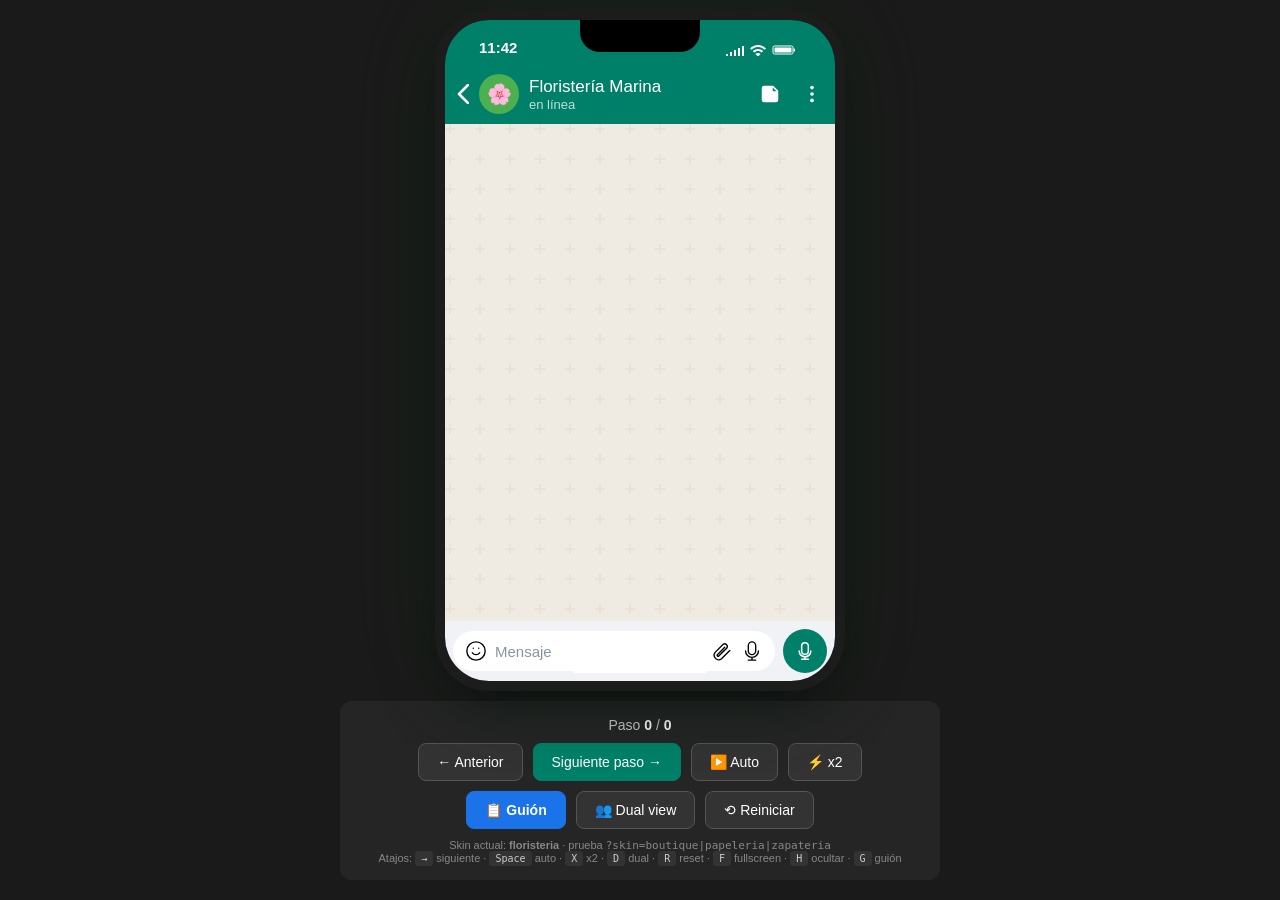
<file: index.html>
<!DOCTYPE html>
<html lang="es">
<head>
<meta charset="UTF-8">
<meta name="viewport" content="width=390, initial-scale=1.0, maximum-scale=1.0">
<meta http-equiv="Cache-Control" content="no-cache, no-store, must-revalidate">
<meta http-equiv="Pragma" content="no-cache">
<meta http-equiv="Expires" content="0">
<title>PilotoLocal · WhatsApp Demo</title>
<link rel="stylesheet" href="styles.css">
</head>
<body>
<div class="stage">
  <!-- iPhone frame (opcional, se oculta con ?nobezel=1) -->
  <div class="phone" id="phone">
    <!-- Notch -->
    <div class="notch"></div>

    <!-- Status bar -->
    <div class="statusbar">
      <span class="time">11:42</span>
      <span class="icons">
        <svg width="18" height="12" viewBox="0 0 18 12" fill="currentColor"><path d="M0 10h2v2H0zm4-2h2v4H4zm4-2h2v6H8zm4-2h2v8h-2zm4-2h2v10h-2z"/></svg>
        <svg width="16" height="12" viewBox="0 0 16 12" fill="currentColor"><path d="M8 1C4.9 1 2.1 2.3 0 4.4l1.4 1.4C3.2 4.1 5.5 3 8 3s4.8 1.1 6.6 2.8L16 4.4C13.9 2.3 11.1 1 8 1zm0 4C6 5 4.2 5.8 2.8 7.1l1.4 1.4C5.3 7.6 6.6 7 8 7s2.7.6 3.8 1.5l1.4-1.4C11.8 5.8 10 5 8 5zm0 4c-1 0-1.9.4-2.6 1.1L8 12.6l2.6-2.5C9.9 9.4 9 9 8 9z"/></svg>
        <svg width="24" height="12" viewBox="0 0 24 12" fill="currentColor"><rect x="1" y="2" width="20" height="8" rx="1.5" stroke="currentColor" stroke-width="1" fill="none"/><rect x="2.5" y="3.5" width="17" height="5" rx="0.5"/><rect x="21.5" y="4.5" width="1.5" height="3" rx="0.5"/></svg>
      </span>
    </div>

    <!-- Chat header -->
    <div class="chat-header" id="chat-header">
      <span class="back-icon">
        <svg width="12" height="20" viewBox="0 0 12 20" fill="currentColor"><path d="M11 1L2 10l9 9" stroke="currentColor" stroke-width="2.5" fill="none" stroke-linecap="round" stroke-linejoin="round"/></svg>
      </span>
      <div class="avatar" id="chat-avatar">🌸</div>
      <div class="contact">
        <div class="name" id="chat-name">Floristería Marina</div>
        <div class="status" id="chat-status">en línea</div>
      </div>
      <div class="header-actions">
        <svg width="22" height="22" viewBox="0 0 24 24" fill="currentColor"><path d="M15.5 3H5.5a2.5 2.5 0 00-2.5 2.5v13a2.5 2.5 0 002.5 2.5h13a2.5 2.5 0 002.5-2.5v-10L15.5 3zm-.5 2L19 9h-4V5z"/></svg>
        <svg width="22" height="22" viewBox="0 0 24 24" fill="currentColor"><circle cx="12" cy="5" r="2"/><circle cx="12" cy="12" r="2"/><circle cx="12" cy="19" r="2"/></svg>
      </div>
    </div>

    <!-- Chat area con fondo doodle -->
    <div class="chat" id="chat">
      <!-- mensajes se insertan aquí vía JS -->
    </div>

    <!-- Input bar (decorativa, no funcional) -->
    <div class="inputbar">
      <div class="input-pill">
        <svg width="22" height="22" viewBox="0 0 24 24" fill="#8696a0"><circle cx="12" cy="12" r="10" fill="none" stroke="currentColor" stroke-width="1.5"/><path d="M8 14s1.5 2 4 2 4-2 4-2M9 9h.01M15 9h.01" stroke="currentColor" stroke-width="1.5" fill="none" stroke-linecap="round"/></svg>
        <span class="placeholder">Mensaje</span>
        <svg width="22" height="22" viewBox="0 0 24 24" fill="#8696a0"><path d="M20.5 11.5l-9 9a5 5 0 01-7-7l9-9a3 3 0 014 4l-9 9a1 1 0 01-1.5-1.5l8-8" stroke="currentColor" stroke-width="1.5" fill="none" stroke-linecap="round"/></svg>
        <svg width="22" height="22" viewBox="0 0 24 24" fill="#8696a0"><path d="M12 2a4 4 0 00-4 4v6a4 4 0 008 0V6a4 4 0 00-4-4zm7 10a7 7 0 01-14 0M12 19v3M8 22h8" stroke="currentColor" stroke-width="1.5" fill="none" stroke-linecap="round"/></svg>
      </div>
      <button class="send-btn" id="send-btn">
        <svg width="20" height="20" viewBox="0 0 24 24" fill="white"><path d="M12 2a4 4 0 00-4 4v6a4 4 0 008 0V6a4 4 0 00-4-4zm7 10a7 7 0 01-14 0M12 19v3M8 22h8" stroke="currentColor" stroke-width="1.8" fill="none" stroke-linecap="round"/></svg>
      </button>
    </div>

    <!-- Home indicator iOS -->
    <div class="home-indicator"></div>

    <!-- List Message modal (bottom sheet) -->
    <div class="sheet-backdrop" id="sheet-backdrop"></div>
    <div class="sheet" id="sheet">
      <div class="sheet-handle"></div>
      <div class="sheet-title" id="sheet-title">Elige una opción</div>
      <div class="sheet-content" id="sheet-content"></div>
      <div class="sheet-cancel" id="sheet-cancel">Cancelar</div>
    </div>
  </div>

  <!-- SEGUNDO móvil (dual view admin) -->
  <div class="phone phone-dual" id="phone-dual" style="display:none">
    <div class="notch"></div>
    <div class="statusbar">
      <span class="time">11:42</span>
      <span class="icons">📶 📶 🔋</span>
    </div>
    <div class="chat-header" id="chat-header-dual">
      <span class="back-icon">◀</span>
      <div class="avatar admin" id="chat-avatar-dual">🌸</div>
      <div class="contact">
        <div class="name" id="chat-name-dual">Panel comercio — tu asistente</div>
        <div class="status" id="chat-status-dual">siempre activo · bot verificado ✓</div>
      </div>
      <div class="header-actions"></div>
    </div>
    <div class="chat" id="chat-dual"></div>
    <div class="inputbar">
      <div class="input-pill">
        <span class="placeholder">Mensaje</span>
      </div>
      <button class="send-btn">↑</button>
    </div>
    <div class="home-indicator"></div>

    <div class="sheet-backdrop" id="sheet-backdrop-dual"></div>
    <div class="sheet" id="sheet-dual">
      <div class="sheet-handle"></div>
      <div class="sheet-title" id="sheet-title-dual">Elige una opción</div>
      <div class="sheet-content" id="sheet-content-dual"></div>
      <div class="sheet-cancel" id="sheet-cancel-dual">Cancelar</div>
    </div>
  </div>

  <!-- Controles de presentación -->
  <div class="controls" id="controls">
    <div class="progress">Paso <span id="step-current">0</span> / <span id="step-total">0</span></div>
    <div class="buttons">
      <button id="btn-prev" class="ctrl-btn">← Anterior</button>
      <button id="btn-next" class="ctrl-btn primary">Siguiente paso →</button>
      <button id="btn-auto" class="ctrl-btn">▶️ Auto</button>
      <button id="btn-speed" class="ctrl-btn">⚡ x2</button>
      <button id="btn-guion" class="ctrl-btn guion-btn">📋 Guión</button>
      <button id="btn-dual" class="ctrl-btn">👥 Dual view</button>
      <button id="btn-reset" class="ctrl-btn">⟲ Reiniciar</button>
    </div>
    <div class="hint">
      Skin actual: <strong id="skin-label">floristeria</strong> · prueba <code>?skin=boutique|papeleria|zapateria</code><br>
      Atajos: <kbd>→</kbd> siguiente · <kbd>Space</kbd> auto · <kbd>X</kbd> x2 · <kbd>D</kbd> dual · <kbd>R</kbd> reset · <kbd>F</kbd> fullscreen · <kbd>H</kbd> ocultar · <kbd>G</kbd> guión
    </div>
  </div>
</div>

<!-- Panel Guión — overlay campo -->
<div id="guion-overlay" class="guion-overlay" style="display:none">
  <div class="guion-panel" id="guion-panel">
    <div class="guion-header">
      <span class="guion-title" id="guion-title">📋 Guión</span>
      <button class="guion-close" id="guion-close">✕</button>
    </div>
    <div class="guion-body" id="guion-body">
      <!-- se rellena dinámicamente -->
    </div>
  </div>
</div>

<script src="script.js"></script>
</body>
</html>
</file>
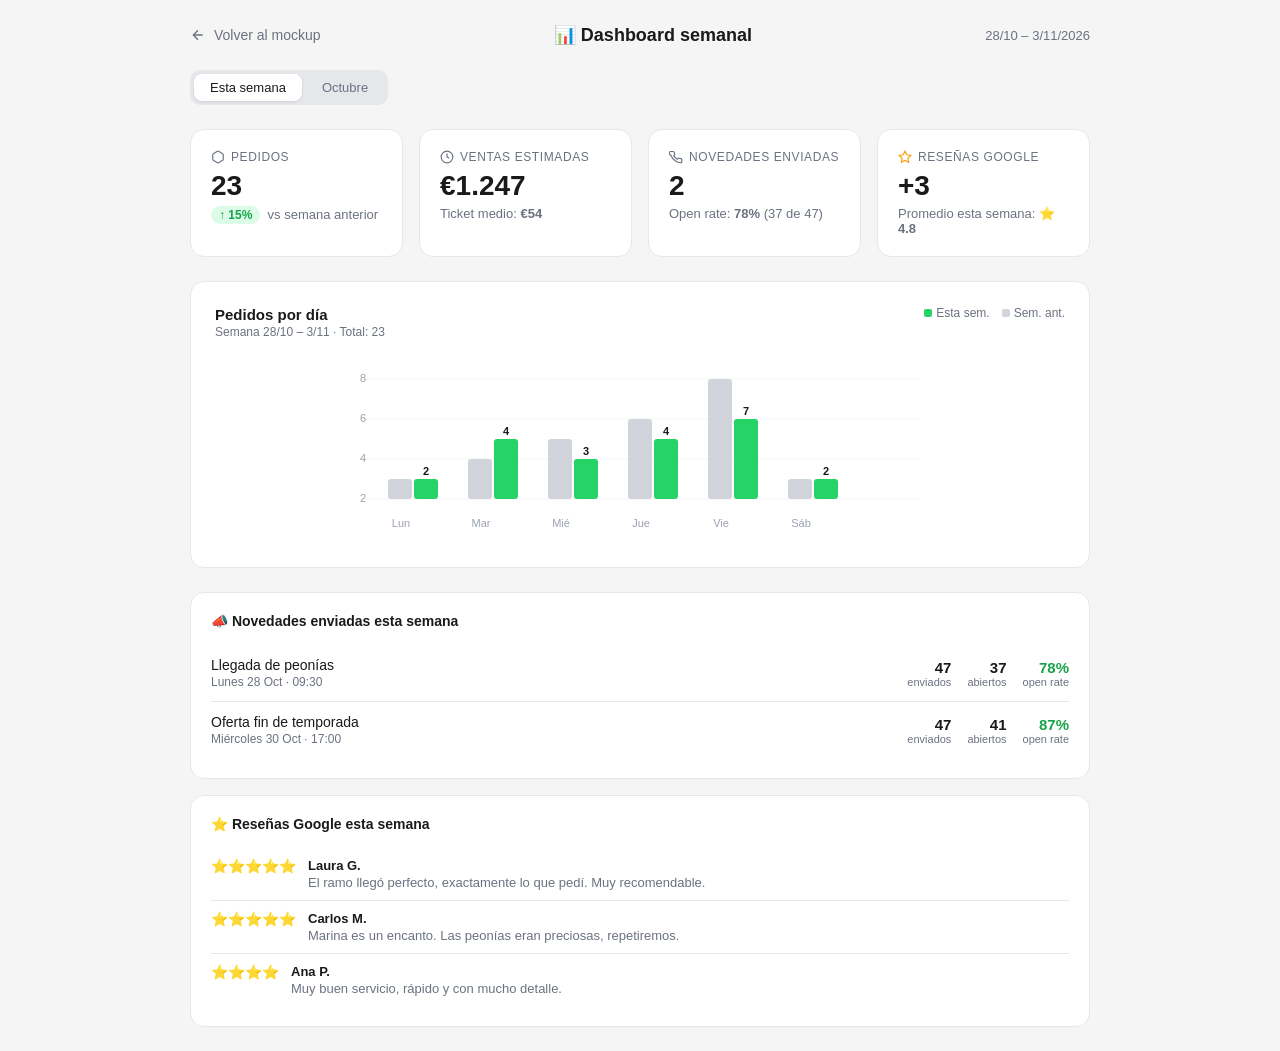
<file: analytics_dashboard.html>
<!DOCTYPE html>
<html lang="es">
<head>
<meta charset="UTF-8">
<meta name="viewport" content="width=device-width, initial-scale=1.0">
<title>Dashboard semanal — PilotoLocal</title>
<style>
  *, *::before, *::after { box-sizing: border-box; margin: 0; padding: 0; }

  :root {
    --bg: #f5f5f5;
    --surface: #ffffff;
    --text: #1a1a1a;
    --muted: #6b7280;
    --accent: #25d366;
    --accent-light: #e8faf0;
    --border: #e5e7eb;
    --up: #16a34a;
    --down: #dc2626;
    --bar1: #25d366;
    --bar2: #34d399;
  }

  body {
    font-family: -apple-system, BlinkMacSystemFont, 'Segoe UI', sans-serif;
    background: var(--bg);
    color: var(--text);
    min-height: 100vh;
    padding: 24px 16px;
  }

  header {
    display: flex;
    align-items: center;
    justify-content: space-between;
    margin-bottom: 24px;
    max-width: 900px;
    margin-left: auto;
    margin-right: auto;
  }

  header .back {
    display: flex;
    align-items: center;
    gap: 8px;
    font-size: 14px;
    color: var(--muted);
    text-decoration: none;
    cursor: pointer;
  }

  header h1 {
    font-size: 18px;
    font-weight: 600;
  }

  header .period {
    font-size: 13px;
    color: var(--muted);
  }

  .container {
    max-width: 900px;
    margin: 0 auto;
  }

  /* Tab selector */
  .tabs {
    display: flex;
    gap: 4px;
    background: var(--border);
    padding: 4px;
    border-radius: 10px;
    margin-bottom: 24px;
    width: fit-content;
  }

  .tab {
    padding: 6px 16px;
    border-radius: 8px;
    font-size: 13px;
    font-weight: 500;
    cursor: pointer;
    border: none;
    background: transparent;
    color: var(--muted);
    transition: all 0.15s;
  }

  .tab.active {
    background: var(--surface);
    color: var(--text);
    box-shadow: 0 1px 3px rgba(0,0,0,0.1);
  }

  /* Cards grid */
  .cards {
    display: grid;
    grid-template-columns: repeat(auto-fit, minmax(200px, 1fr));
    gap: 16px;
    margin-bottom: 24px;
  }

  .card {
    background: var(--surface);
    border-radius: 14px;
    padding: 20px;
    border: 1px solid var(--border);
  }

  .card-label {
    font-size: 12px;
    font-weight: 500;
    color: var(--muted);
    text-transform: uppercase;
    letter-spacing: 0.05em;
    margin-bottom: 8px;
    display: flex;
    align-items: center;
    gap: 6px;
  }

  .card-value {
    font-size: 28px;
    font-weight: 700;
    line-height: 1;
    margin-bottom: 6px;
  }

  .card-sub {
    font-size: 13px;
    color: var(--muted);
  }

  .badge-up {
    display: inline-flex;
    align-items: center;
    gap: 3px;
    font-size: 12px;
    font-weight: 600;
    color: var(--up);
    background: #dcfce7;
    padding: 2px 8px;
    border-radius: 99px;
  }

  .badge-neutral {
    display: inline-flex;
    align-items: center;
    gap: 3px;
    font-size: 12px;
    font-weight: 600;
    color: var(--muted);
    background: var(--border);
    padding: 2px 8px;
    border-radius: 99px;
  }

  /* Bar chart */
  .chart-card {
    background: var(--surface);
    border-radius: 14px;
    padding: 24px;
    border: 1px solid var(--border);
    margin-bottom: 24px;
  }

  .chart-header {
    display: flex;
    justify-content: space-between;
    align-items: flex-start;
    margin-bottom: 20px;
  }

  .chart-title {
    font-size: 15px;
    font-weight: 600;
  }

  .chart-meta {
    font-size: 12px;
    color: var(--muted);
    margin-top: 2px;
  }

  .chart-legend {
    display: flex;
    gap: 12px;
    font-size: 12px;
    color: var(--muted);
  }

  .legend-dot {
    display: inline-block;
    width: 8px;
    height: 8px;
    border-radius: 2px;
    margin-right: 4px;
  }

  .chart-wrap {
    overflow-x: auto;
  }

  /* Broadcasts row */
  .broadcasts {
    background: var(--surface);
    border-radius: 14px;
    padding: 20px;
    border: 1px solid var(--border);
  }

  .broadcasts-title {
    font-size: 14px;
    font-weight: 600;
    margin-bottom: 16px;
  }

  .broadcast-item {
    display: flex;
    justify-content: space-between;
    align-items: center;
    padding: 12px 0;
    border-bottom: 1px solid var(--border);
  }

  .broadcast-item:last-child { border-bottom: none; }

  .broadcast-name { font-size: 14px; font-weight: 500; }
  .broadcast-date { font-size: 12px; color: var(--muted); margin-top: 2px; }

  .broadcast-stats {
    display: flex;
    gap: 16px;
    text-align: right;
  }

  .stat-num { font-size: 15px; font-weight: 700; }
  .stat-label { font-size: 11px; color: var(--muted); }

  /* Reviews row */
  .reviews {
    margin-top: 16px;
    background: var(--surface);
    border-radius: 14px;
    padding: 20px;
    border: 1px solid var(--border);
  }

  .review-item {
    display: flex;
    gap: 12px;
    padding: 10px 0;
    border-bottom: 1px solid var(--border);
    font-size: 13px;
  }

  .review-item:last-child { border-bottom: none; }

  .review-stars { color: #f59e0b; font-size: 14px; flex-shrink: 0; }
  .review-author { font-weight: 600; }
  .review-text { color: var(--muted); margin-top: 2px; }
</style>
</head>
<body>

<div class="container">
  <header style="margin-bottom:24px">
    <a class="back" onclick="history.back()">
      <svg width="16" height="16" viewBox="0 0 24 24" fill="none" stroke="currentColor" stroke-width="2"><path d="M19 12H5M12 5l-7 7 7 7"/></svg>
      Volver al mockup
    </a>
    <h1>📊 Dashboard semanal</h1>
    <span class="period" id="period-label">28/10 – 3/11/2026</span>
  </header>

  <div class="tabs">
    <button class="tab active" onclick="setView('semana',this)">Esta semana</button>
    <button class="tab" onclick="setView('mes',this)">Octubre</button>
  </div>

  <!-- KPI Cards -->
  <div class="cards" id="cards-semana">
    <!-- Pedidos -->
    <div class="card">
      <div class="card-label">
        <svg width="14" height="14" viewBox="0 0 24 24" fill="none" stroke="currentColor" stroke-width="2"><path d="M21 16V8a2 2 0 00-1-1.73l-7-4a2 2 0 00-2 0l-7 4A2 2 0 003 8v8a2 2 0 001 1.73l7 4a2 2 0 002 0l7-4A2 2 0 0021 16z"/></svg>
        Pedidos
      </div>
      <div class="card-value">23</div>
      <div class="card-sub">
        <span class="badge-up">↑ 15%</span>
        &nbsp;vs semana anterior
      </div>
    </div>

    <!-- Ventas -->
    <div class="card">
      <div class="card-label">
        <svg width="14" height="14" viewBox="0 0 24 24" fill="none" stroke="currentColor" stroke-width="2"><circle cx="12" cy="12" r="10"/><path d="M12 6v6l4 2"/></svg>
        Ventas estimadas
      </div>
      <div class="card-value">€1.247</div>
      <div class="card-sub">Ticket medio: <strong>€54</strong></div>
    </div>

    <!-- Novedades -->
    <div class="card">
      <div class="card-label">
        <svg width="14" height="14" viewBox="0 0 24 24" fill="none" stroke="currentColor" stroke-width="2"><path d="M22 16.92v3a2 2 0 01-2.18 2 19.79 19.79 0 01-8.63-3.07A19.5 19.5 0 013 8.67 2 2 0 014.11 2.6l3-.06a2 2 0 012 1.72 12.84 12.84 0 00.7 2.81 2 2 0 01-.45 2.11L8.09 9.91a16 16 0 006 6l1.27-1.27a2 2 0 012.11-.45 12.84 12.84 0 002.81.7A2 2 0 0122 16.92z"/></svg>
        Novedades enviadas
      </div>
      <div class="card-value">2</div>
      <div class="card-sub">Open rate: <strong>78%</strong> (37 de 47)</div>
    </div>

    <!-- Reseñas -->
    <div class="card">
      <div class="card-label">
        <svg width="14" height="14" viewBox="0 0 24 24" fill="none" stroke="#f59e0b" stroke-width="2"><polygon points="12 2 15.09 8.26 22 9.27 17 14.14 18.18 21.02 12 17.77 5.82 21.02 7 14.14 2 9.27 8.91 8.26 12 2"/></svg>
        Reseñas Google
      </div>
      <div class="card-value">+3</div>
      <div class="card-sub">Promedio esta semana: <strong>⭐ 4.8</strong></div>
    </div>
  </div>

  <!-- Bar chart — pedidos por día -->
  <div class="chart-card">
    <div class="chart-header">
      <div>
        <div class="chart-title">Pedidos por día</div>
        <div class="chart-meta" id="chart-meta">Semana 28/10 – 3/11 · Total: 23</div>
      </div>
      <div class="chart-legend">
        <span><span class="legend-dot" style="background:var(--bar1)"></span>Esta sem.</span>
        <span><span class="legend-dot" style="background:#d1d5db"></span>Sem. ant.</span>
      </div>
    </div>
    <div class="chart-wrap">
      <svg id="bar-chart" width="100%" height="180" viewBox="0 0 560 180" preserveAspectRatio="xMidYMid meet">
        <!-- Grid lines -->
        <line x1="0" y1="20" x2="560" y2="20" stroke="#f3f4f6" stroke-width="1"/>
        <line x1="0" y1="60" x2="560" y2="60" stroke="#f3f4f6" stroke-width="1"/>
        <line x1="0" y1="100" x2="560" y2="100" stroke="#f3f4f6" stroke-width="1"/>
        <line x1="0" y1="140" x2="560" y2="140" stroke="#f3f4f6" stroke-width="1"/>

        <!-- Y axis labels -->
        <text x="0" y="23" fill="#9ca3af" font-size="11">8</text>
        <text x="0" y="63" fill="#9ca3af" font-size="11">6</text>
        <text x="0" y="103" fill="#9ca3af" font-size="11">4</text>
        <text x="0" y="143" fill="#9ca3af" font-size="11">2</text>

        <!-- Bars — this week (green) + prev week (gray) -->
        <!-- Lun: 2 vs 2 -->
        <rect x="28" y="120" width="24" height="20" rx="3" fill="#d1d5db"/>
        <rect x="54" y="120" width="24" height="20" rx="3" fill="var(--bar1)"/>
        <!-- Mar: 3 vs 4 -->
        <rect x="108" y="100" width="24" height="40" rx="3" fill="#d1d5db"/>
        <rect x="134" y="80" width="24" height="60" rx="3" fill="var(--bar1)"/>
        <!-- Mié: 4 vs 3 -->
        <rect x="188" y="80" width="24" height="60" rx="3" fill="#d1d5db"/>
        <rect x="214" y="100" width="24" height="40" rx="3" fill="var(--bar1)"/>
        <!-- Jue: 5 vs 4 -->
        <rect x="268" y="60" width="24" height="80" rx="3" fill="#d1d5db"/>
        <rect x="294" y="80" width="24" height="60" rx="3" fill="var(--bar1)"/>
        <!-- Vie: 7 vs 5 -->
        <rect x="348" y="20" width="24" height="120" rx="3" fill="#d1d5db"/>
        <rect x="374" y="60" width="24" height="80" rx="3" fill="var(--bar1)"/>
        <!-- Sáb: 2 vs 2 -->
        <rect x="428" y="120" width="24" height="20" rx="3" fill="#d1d5db"/>
        <rect x="454" y="120" width="24" height="20" rx="3" fill="var(--bar1)"/>

        <!-- X axis labels -->
        <text x="41" y="168" fill="#9ca3af" font-size="11" text-anchor="middle">Lun</text>
        <text x="121" y="168" fill="#9ca3af" font-size="11" text-anchor="middle">Mar</text>
        <text x="201" y="168" fill="#9ca3af" font-size="11" text-anchor="middle">Mié</text>
        <text x="281" y="168" fill="#9ca3af" font-size="11" text-anchor="middle">Jue</text>
        <text x="361" y="168" fill="#9ca3af" font-size="11" text-anchor="middle">Vie</text>
        <text x="441" y="168" fill="#9ca3af" font-size="11" text-anchor="middle">Sáb</text>

        <!-- Value labels on top of this-week bars -->
        <text x="66" y="116" fill="var(--text)" font-size="11" font-weight="600" text-anchor="middle">2</text>
        <text x="146" y="76" fill="var(--text)" font-size="11" font-weight="600" text-anchor="middle">4</text>
        <text x="226" y="96" fill="var(--text)" font-size="11" font-weight="600" text-anchor="middle">3</text>
        <text x="306" y="76" fill="var(--text)" font-size="11" font-weight="600" text-anchor="middle">4</text>
        <text x="386" y="56" fill="var(--text)" font-size="11" font-weight="600" text-anchor="middle">7</text>
        <text x="466" y="116" fill="var(--text)" font-size="11" font-weight="600" text-anchor="middle">2</text>
      </svg>
    </div>
  </div>

  <!-- Broadcasts -->
  <div class="broadcasts">
    <div class="broadcasts-title">📣 Novedades enviadas esta semana</div>
    <div class="broadcast-item">
      <div>
        <div class="broadcast-name">Llegada de peonías</div>
        <div class="broadcast-date">Lunes 28 Oct · 09:30</div>
      </div>
      <div class="broadcast-stats">
        <div>
          <div class="stat-num">47</div>
          <div class="stat-label">enviados</div>
        </div>
        <div>
          <div class="stat-num">37</div>
          <div class="stat-label">abiertos</div>
        </div>
        <div>
          <div class="stat-num" style="color:var(--up)">78%</div>
          <div class="stat-label">open rate</div>
        </div>
      </div>
    </div>
    <div class="broadcast-item">
      <div>
        <div class="broadcast-name">Oferta fin de temporada</div>
        <div class="broadcast-date">Miércoles 30 Oct · 17:00</div>
      </div>
      <div class="broadcast-stats">
        <div>
          <div class="stat-num">47</div>
          <div class="stat-label">enviados</div>
        </div>
        <div>
          <div class="stat-num">41</div>
          <div class="stat-label">abiertos</div>
        </div>
        <div>
          <div class="stat-num" style="color:var(--up)">87%</div>
          <div class="stat-label">open rate</div>
        </div>
      </div>
    </div>
  </div>

  <!-- Reviews -->
  <div class="reviews">
    <div class="broadcasts-title">⭐ Reseñas Google esta semana</div>
    <div class="review-item">
      <div class="review-stars">⭐⭐⭐⭐⭐</div>
      <div>
        <div class="review-author">Laura G.</div>
        <div class="review-text">El ramo llegó perfecto, exactamente lo que pedí. Muy recomendable.</div>
      </div>
    </div>
    <div class="review-item">
      <div class="review-stars">⭐⭐⭐⭐⭐</div>
      <div>
        <div class="review-author">Carlos M.</div>
        <div class="review-text">Marina es un encanto. Las peonías eran preciosas, repetiremos.</div>
      </div>
    </div>
    <div class="review-item">
      <div class="review-stars">⭐⭐⭐⭐</div>
      <div>
        <div class="review-author">Ana P.</div>
        <div class="review-text">Muy buen servicio, rápido y con mucho detalle.</div>
      </div>
    </div>
  </div>
</div>

<script>
  const DATA = {
    semana: {
      period: '28/10 – 3/11/2026',
      chartMeta: 'Semana 28/10 – 3/11 · Total: 23',
    },
    mes: {
      period: 'Octubre 2026',
      chartMeta: 'Octubre 2026 · Total: 81 pedidos',
    }
  };

  function setView(view, el) {
    document.querySelectorAll('.tab').forEach(t => t.classList.remove('active'));
    el.classList.add('active');
    document.getElementById('period-label').textContent = DATA[view].period;
    document.getElementById('chart-meta').textContent = DATA[view].chartMeta;

    if (view === 'mes') {
      // Swap chart to 4-week view
      renderMonthChart();
    } else {
      renderWeekChart();
    }
  }

  function renderWeekChart() {
    const svg = document.getElementById('bar-chart');
    svg.innerHTML = `
      <line x1="0" y1="20" x2="560" y2="20" stroke="#f3f4f6" stroke-width="1"/>
      <line x1="0" y1="60" x2="560" y2="60" stroke="#f3f4f6" stroke-width="1"/>
      <line x1="0" y1="100" x2="560" y2="100" stroke="#f3f4f6" stroke-width="1"/>
      <line x1="0" y1="140" x2="560" y2="140" stroke="#f3f4f6" stroke-width="1"/>
      <text x="0" y="23" fill="#9ca3af" font-size="11">8</text>
      <text x="0" y="63" fill="#9ca3af" font-size="11">6</text>
      <text x="0" y="103" fill="#9ca3af" font-size="11">4</text>
      <text x="0" y="143" fill="#9ca3af" font-size="11">2</text>
      <rect x="28" y="120" width="24" height="20" rx="3" fill="#d1d5db"/>
      <rect x="54" y="120" width="24" height="20" rx="3" fill="var(--bar1)"/>
      <rect x="108" y="100" width="24" height="40" rx="3" fill="#d1d5db"/>
      <rect x="134" y="80" width="24" height="60" rx="3" fill="var(--bar1)"/>
      <rect x="188" y="80" width="24" height="60" rx="3" fill="#d1d5db"/>
      <rect x="214" y="100" width="24" height="40" rx="3" fill="var(--bar1)"/>
      <rect x="268" y="60" width="24" height="80" rx="3" fill="#d1d5db"/>
      <rect x="294" y="80" width="24" height="60" rx="3" fill="var(--bar1)"/>
      <rect x="348" y="20" width="24" height="120" rx="3" fill="#d1d5db"/>
      <rect x="374" y="60" width="24" height="80" rx="3" fill="var(--bar1)"/>
      <rect x="428" y="120" width="24" height="20" rx="3" fill="#d1d5db"/>
      <rect x="454" y="120" width="24" height="20" rx="3" fill="var(--bar1)"/>
      <text x="41" y="168" fill="#9ca3af" font-size="11" text-anchor="middle">Lun</text>
      <text x="121" y="168" fill="#9ca3af" font-size="11" text-anchor="middle">Mar</text>
      <text x="201" y="168" fill="#9ca3af" font-size="11" text-anchor="middle">Mié</text>
      <text x="281" y="168" fill="#9ca3af" font-size="11" text-anchor="middle">Jue</text>
      <text x="361" y="168" fill="#9ca3af" font-size="11" text-anchor="middle">Vie</text>
      <text x="441" y="168" fill="#9ca3af" font-size="11" text-anchor="middle">Sáb</text>
      <text x="66" y="116" fill="#1a1a1a" font-size="11" font-weight="600" text-anchor="middle">2</text>
      <text x="146" y="76" fill="#1a1a1a" font-size="11" font-weight="600" text-anchor="middle">4</text>
      <text x="226" y="96" fill="#1a1a1a" font-size="11" font-weight="600" text-anchor="middle">3</text>
      <text x="306" y="76" fill="#1a1a1a" font-size="11" font-weight="600" text-anchor="middle">4</text>
      <text x="386" y="56" fill="#1a1a1a" font-size="11" font-weight="600" text-anchor="middle">7</text>
      <text x="466" y="116" fill="#1a1a1a" font-size="11" font-weight="600" text-anchor="middle">2</text>
    `;
  }

  function renderMonthChart() {
    // 4 semanas del mes — pedidos: 18, 21, 19, 23
    const svg = document.getElementById('bar-chart');
    svg.innerHTML = `
      <line x1="0" y1="20" x2="560" y2="20" stroke="#f3f4f6" stroke-width="1"/>
      <line x1="0" y1="60" x2="560" y2="60" stroke="#f3f4f6" stroke-width="1"/>
      <line x1="0" y1="100" x2="560" y2="100" stroke="#f3f4f6" stroke-width="1"/>
      <line x1="0" y1="140" x2="560" y2="140" stroke="#f3f4f6" stroke-width="1"/>
      <text x="0" y="23" fill="#9ca3af" font-size="11">25</text>
      <text x="0" y="63" fill="#9ca3af" font-size="11">20</text>
      <text x="0" y="103" fill="#9ca3af" font-size="11">15</text>
      <text x="0" y="143" fill="#9ca3af" font-size="11">10</text>
      <rect x="60" y="48" width="80" height="92" rx="4" fill="var(--bar2)"/>
      <rect x="190" y="16" width="80" height="124" rx="4" fill="var(--bar1)"/>
      <rect x="320" y="36" width="80" height="104" rx="4" fill="var(--bar2)"/>
      <rect x="450" y="4" width="80" height="136" rx="4" fill="var(--bar1)"/>
      <text x="100" y="165" fill="#9ca3af" font-size="11" text-anchor="middle">Sem 1</text>
      <text x="230" y="165" fill="#9ca3af" font-size="11" text-anchor="middle">Sem 2</text>
      <text x="360" y="165" fill="#9ca3af" font-size="11" text-anchor="middle">Sem 3</text>
      <text x="490" y="165" fill="#9ca3af" font-size="11" text-anchor="middle">Sem 4</text>
      <text x="100" y="44" fill="#1a1a1a" font-size="12" font-weight="700" text-anchor="middle">18</text>
      <text x="230" y="12" fill="#1a1a1a" font-size="12" font-weight="700" text-anchor="middle">21</text>
      <text x="360" y="32" fill="#1a1a1a" font-size="12" font-weight="700" text-anchor="middle">19</text>
      <text x="490" y="0" fill="#1a1a1a" font-size="12" font-weight="700" text-anchor="middle">23</text>
    `;
  }
</script>

</body>
</html>
</file>
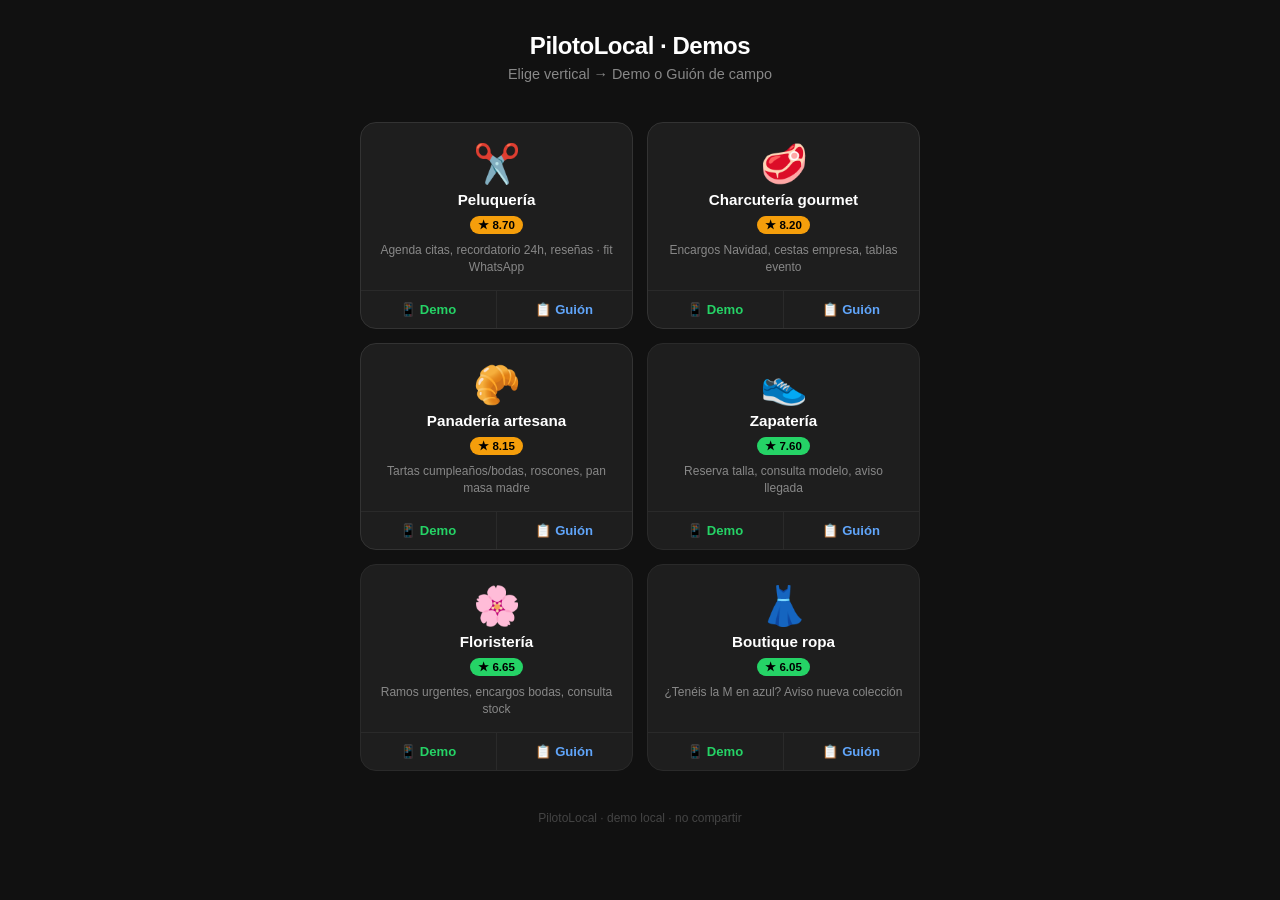
<file: demos.html>
<!DOCTYPE html>
<html lang="es">
<head>
<meta charset="UTF-8">
<meta name="viewport" content="width=device-width, initial-scale=1.0">
<meta http-equiv="Cache-Control" content="no-cache, no-store, must-revalidate">
<meta http-equiv="Pragma" content="no-cache">
<meta http-equiv="Expires" content="0">
<title>PilotoLocal · Demos</title>
<style>
  * { box-sizing: border-box; margin: 0; padding: 0; }
  body {
    font-family: -apple-system, BlinkMacSystemFont, "Segoe UI", sans-serif;
    background: #111;
    color: #fff;
    min-height: 100vh;
    padding: 32px 20px;
  }
  header {
    text-align: center;
    margin-bottom: 40px;
  }
  header h1 {
    font-size: 1.5rem;
    font-weight: 700;
    letter-spacing: -0.02em;
  }
  header p {
    color: #888;
    font-size: 0.9rem;
    margin-top: 6px;
  }
  .grid {
    display: grid;
    grid-template-columns: 1fr 1fr;
    gap: 14px;
    max-width: 560px;
    margin: 0 auto;
  }
  .card {
    background: #1e1e1e;
    border: 1px solid #2a2a2a;
    border-radius: 16px;
    overflow: hidden;
    display: flex;
    flex-direction: column;
    transition: border-color 0.2s;
  }
  .card.top { border-color: #333; }
  .card-info {
    padding: 22px 16px 14px;
    display: flex;
    flex-direction: column;
    align-items: center;
    gap: 8px;
  }
  .emoji {
    font-size: 2.4rem;
    line-height: 1;
  }
  .name {
    font-size: 0.95rem;
    font-weight: 600;
    text-align: center;
  }
  .score {
    font-size: 0.72rem;
    background: #25d366;
    color: #000;
    font-weight: 700;
    padding: 2px 8px;
    border-radius: 20px;
  }
  .card.top .score {
    background: #f59e0b;
  }
  .pain {
    font-size: 0.75rem;
    color: #888;
    text-align: center;
    line-height: 1.4;
  }
  /* Dos botones por card */
  .card-actions {
    display: grid;
    grid-template-columns: 1fr 1fr;
    border-top: 1px solid #2a2a2a;
    margin-top: auto;
  }
  .card-actions a {
    display: flex;
    align-items: center;
    justify-content: center;
    gap: 5px;
    padding: 11px 6px;
    font-size: 0.82rem;
    font-weight: 600;
    text-decoration: none;
    transition: background 0.15s;
    -webkit-tap-highlight-color: transparent;
  }
  .card-actions a:first-child {
    border-right: 1px solid #2a2a2a;
    color: #25d366;
  }
  .card-actions a:first-child:active { background: #1a2e1f; }
  .card-actions a:last-child {
    color: #60a5fa;
  }
  .card-actions a:last-child:active { background: #1a2035; }

  footer {
    text-align: center;
    margin-top: 40px;
    color: #444;
    font-size: 0.75rem;
  }
</style>
</head>
<body>
<header>
  <h1>PilotoLocal · Demos</h1>
  <p>Elige vertical → Demo o Guión de campo</p>
</header>

<div class="grid">

  <div class="card top">
    <div class="card-info">
      <div class="emoji">✂️</div>
      <div class="name">Peluquería</div>
      <div class="score">★ 8.70</div>
      <div class="pain">Agenda citas, recordatorio 24h, reseñas · fit WhatsApp</div>
    </div>
    <div class="card-actions">
      <a href="index.html?skin=peluqueria">📱 Demo</a>
      <a href="index.html?skin=peluqueria&mode=guion">📋 Guión</a>
    </div>
  </div>

  <div class="card top">
    <div class="card-info">
      <div class="emoji">🥩</div>
      <div class="name">Charcutería gourmet</div>
      <div class="score">★ 8.20</div>
      <div class="pain">Encargos Navidad, cestas empresa, tablas evento</div>
    </div>
    <div class="card-actions">
      <a href="index.html?skin=charcuteria">📱 Demo</a>
      <a href="index.html?skin=charcuteria&mode=guion">📋 Guión</a>
    </div>
  </div>

  <div class="card top">
    <div class="card-info">
      <div class="emoji">🥐</div>
      <div class="name">Panadería artesana</div>
      <div class="score">★ 8.15</div>
      <div class="pain">Tartas cumpleaños/bodas, roscones, pan masa madre</div>
    </div>
    <div class="card-actions">
      <a href="index.html?skin=panaderia">📱 Demo</a>
      <a href="index.html?skin=panaderia&mode=guion">📋 Guión</a>
    </div>
  </div>

  <div class="card">
    <div class="card-info">
      <div class="emoji">👟</div>
      <div class="name">Zapatería</div>
      <div class="score">★ 7.60</div>
      <div class="pain">Reserva talla, consulta modelo, aviso llegada</div>
    </div>
    <div class="card-actions">
      <a href="index.html?skin=zapateria">📱 Demo</a>
      <a href="index.html?skin=zapateria&mode=guion">📋 Guión</a>
    </div>
  </div>

  <div class="card">
    <div class="card-info">
      <div class="emoji">🌸</div>
      <div class="name">Floristería</div>
      <div class="score">★ 6.65</div>
      <div class="pain">Ramos urgentes, encargos bodas, consulta stock</div>
    </div>
    <div class="card-actions">
      <a href="index.html?skin=floristeria">📱 Demo</a>
      <a href="index.html?skin=floristeria&mode=guion">📋 Guión</a>
    </div>
  </div>

  <div class="card">
    <div class="card-info">
      <div class="emoji">👗</div>
      <div class="name">Boutique ropa</div>
      <div class="score">★ 6.05</div>
      <div class="pain">¿Tenéis la M en azul? Aviso nueva colección</div>
    </div>
    <div class="card-actions">
      <a href="index.html?skin=boutique">📱 Demo</a>
      <a href="index.html?skin=boutique&mode=guion">📋 Guión</a>
    </div>
  </div>

</div>

<footer>PilotoLocal · demo local · no compartir</footer>
</body>
</html>
</file>
<file: styles.css>
/* ─────────────────────────────────────────────────────────────
   PilotoAutomático — WhatsApp Business UI mockup pixel-perfect
   Replica WhatsApp 2024 (dark header verde moderno #008069)
   Dimensiones iPhone 14: 390 x 844
───────────────────────────────────────────────────────────────── */

* { box-sizing: border-box; margin: 0; padding: 0; }

html, body {
  height: 100%;
  font-family: -apple-system, BlinkMacSystemFont, "Segoe UI", "Helvetica Neue", sans-serif;
  background: #1a1a1a;
  overflow: hidden;
  user-select: none;
  -webkit-font-smoothing: antialiased;
}

.stage {
  position: fixed;
  inset: 0;
  display: flex;
  flex-direction: column;
  align-items: center;
  justify-content: center;
  gap: 20px;
  padding: 20px;
}

/* Modo dual: dos móviles lado a lado */
body.dual .stage {
  flex-direction: row;
  flex-wrap: nowrap;
  align-items: center;
  justify-content: center;
  gap: 20px;
}

body.dual .phone-dual {
  display: flex !important;
  flex-direction: column;
}

/* Controles abajo en dual */
body.dual .controls {
  position: fixed;
  bottom: 10px;
  left: 50%;
  transform: translateX(-50%);
  max-width: 700px;
  width: auto;
}

/* Escalar móviles para que quepan dos */
body.dual .phone {
  transform: scale(0.72);
  transform-origin: center center;
  flex-shrink: 0;
}

@media (max-width: 1100px) {
  body.dual .phone {
    transform: scale(0.55);
  }
}

@media (max-width: 850px) {
  body.dual .phone {
    transform: scale(0.45);
  }
}

/* ─── iPhone frame ─── */
.phone {
  width: 390px;
  height: 844px;
  background: #000;
  border-radius: 44px;
  overflow: hidden;
  position: relative;
  isolation: isolate;  /* contain absolutely positioned children (sheet) */
  box-shadow:
    0 0 0 10px #1c1c1c,
    0 20px 60px rgba(0, 0, 0, 0.6),
    0 0 100px rgba(37, 211, 102, 0.1);
  display: flex;
  flex-direction: column;
}

body.nobezel .phone {
  border-radius: 0;
  box-shadow: none;
  width: 100vw;
  height: 100vh;
  max-width: 390px;
  max-height: 844px;
}

.notch {
  position: absolute;
  top: 0;
  left: 50%;
  transform: translateX(-50%);
  width: 120px;
  height: 32px;
  background: #000;
  border-radius: 0 0 20px 20px;
  z-index: 100;
}

body.nobezel .notch { display: none; }

/* ─── Status bar iOS ─── */
.statusbar {
  background: #008069;
  color: white;
  height: 44px;
  display: flex;
  justify-content: space-between;
  align-items: flex-end;
  padding: 0 24px 8px;
  font-size: 15px;
  font-weight: 600;
  flex-shrink: 0;
}

.statusbar .time { padding-left: 10px; }
.statusbar .icons {
  display: flex;
  align-items: center;
  gap: 6px;
  padding-right: 15px;
}

body.nobezel .statusbar { display: none; }

/* ─── Chat header ─── */
.chat-header {
  background: #008069;
  color: white;
  padding: 10px 12px;
  display: flex;
  align-items: center;
  gap: 10px;
  flex-shrink: 0;
  height: 60px;
}

.back-icon { color: white; display: flex; }

.avatar {
  width: 40px;
  height: 40px;
  border-radius: 50%;
  background: #4caf50;
  display: flex;
  align-items: center;
  justify-content: center;
  font-size: 20px;
  flex-shrink: 0;
}

.avatar.admin { background: #0b7eff; }

.contact {
  flex: 1;
  min-width: 0;
}

.contact .name {
  font-size: 17px;
  font-weight: 500;
  color: white;
  white-space: nowrap;
  overflow: hidden;
  text-overflow: ellipsis;
}

.contact .status {
  font-size: 13px;
  color: rgba(255, 255, 255, 0.75);
}

.header-actions {
  display: flex;
  gap: 20px;
  color: white;
}

/* ─── Chat area con fondo doodle ─── */
.chat {
  flex: 1;
  background: #efeae2;
  background-image: url("data:image/svg+xml,%3Csvg width='60' height='60' viewBox='0 0 60 60' xmlns='http://www.w3.org/2000/svg'%3E%3Cg fill='none' fill-rule='evenodd'%3E%3Cg fill='%23d9d2c7' fill-opacity='0.35'%3E%3Cpath d='M36 34v-4h-2v4h-4v2h4v4h2v-4h4v-2h-4zm0-30V0h-2v4h-4v2h4v4h2V6h4V4h-4zM6 34v-4H4v4H0v2h4v4h2v-4h4v-2H6zM6 4V0H4v4H0v2h4v4h2V6h4V4H6z'/%3E%3C/g%3E%3C/g%3E%3C/svg%3E");
  overflow-y: auto;
  overflow-x: hidden;
  padding: 12px 10px;
  display: flex;
  flex-direction: column;
  gap: 4px;
  scrollbar-width: none;
}

.chat::-webkit-scrollbar { display: none; }

/* ─── Date divider ─── */
.date-divider {
  align-self: center;
  background: #e1f3fb;
  color: #54656f;
  font-size: 12px;
  padding: 5px 12px;
  border-radius: 8px;
  margin: 8px 0;
  box-shadow: 0 1px 1px rgba(0,0,0,0.08);
}

/* ─── Message bubbles ─── */
.msg {
  max-width: 78%;
  padding: 6px 9px 8px;
  border-radius: 8px;
  font-size: 14.5px;
  line-height: 1.35;
  position: relative;
  box-shadow: 0 1px 0.5px rgba(0,0,0,0.13);
  word-wrap: break-word;
  color: #111b21;
  animation: msgIn 0.25s ease-out;
}

@keyframes msgIn {
  from { opacity: 0; transform: translateY(10px) scale(0.95); }
  to { opacity: 1; transform: translateY(0) scale(1); }
}

.msg.in {
  background: white;
  align-self: flex-start;
  border-top-left-radius: 0;
}

.msg.in::before {
  content: '';
  position: absolute;
  top: 0;
  left: -8px;
  width: 0;
  height: 0;
  border-top: 8px solid white;
  border-left: 8px solid transparent;
}

.msg.out {
  background: #d9fdd3;
  align-self: flex-end;
  border-top-right-radius: 0;
}

.msg.out::before {
  content: '';
  position: absolute;
  top: 0;
  right: -8px;
  width: 0;
  height: 0;
  border-top: 8px solid #d9fdd3;
  border-right: 8px solid transparent;
}

.msg .meta {
  display: inline-flex;
  align-items: center;
  gap: 3px;
  float: right;
  margin-left: 8px;
  margin-top: 4px;
  font-size: 11px;
  color: #667781;
}

.msg.out .meta .check {
  color: #53bdeb;
  display: inline-flex;
}

.msg strong { font-weight: 600; }
.msg em { font-style: italic; color: #667781; }

/* ─── Reply Buttons (Meta WhatsApp Business API) ─── */
.reply-buttons {
  background: white;
  align-self: flex-start;
  max-width: 85%;
  margin-top: -4px;
  border-radius: 0 0 8px 8px;
  border-top-left-radius: 0;
  overflow: hidden;
  box-shadow: 0 1px 0.5px rgba(0,0,0,0.13);
  flex-shrink: 0;
}

.reply-buttons.linked-up { margin-top: 2px; }

.reply-btn {
  display: block;
  width: 100%;
  padding: 11px;
  border: none;
  background: white;
  color: #00a884;
  font-size: 14px;
  font-weight: 500;
  text-align: center;
  cursor: pointer;
  font-family: inherit;
  border-top: 1px solid #e9edef;
  display: flex;
  align-items: center;
  justify-content: center;
  gap: 6px;
}

.reply-buttons .reply-btn:first-child {
  border-top: 1px solid #e9edef;
}

.reply-btn:hover { background: #f7f8fa; }

.reply-btn svg {
  width: 16px;
  height: 16px;
  fill: currentColor;
}

/* ─── List Message button ─── */
.list-message-btn {
  background: white;
  align-self: flex-start;
  max-width: 85%;
  margin-top: 2px;
  border-radius: 0 0 8px 8px;
  padding: 11px;
  text-align: center;
  color: #00a884;
  font-size: 14px;
  font-weight: 500;
  cursor: pointer;
  box-shadow: 0 1px 0.5px rgba(0,0,0,0.13);
  display: flex;
  align-items: center;
  justify-content: center;
  gap: 6px;
  flex-shrink: 0;
}

.list-message-btn:hover { background: #f7f8fa; }

/* ─── URL Button (reseña Google) ─── */
.url-btn {
  background: white;
  align-self: flex-start;
  max-width: 85%;
  margin-top: 2px;
  border-radius: 0 0 8px 8px;
  padding: 11px;
  color: #00a884;
  font-size: 14px;
  font-weight: 500;
  cursor: pointer;
  box-shadow: 0 1px 0.5px rgba(0,0,0,0.13);
  display: flex;
  align-items: center;
  justify-content: center;
  gap: 8px;
  flex-shrink: 0;
}

/* ─── Typing indicator ─── */
.typing {
  background: white;
  align-self: flex-start;
  padding: 10px 14px;
  border-radius: 8px;
  border-top-left-radius: 0;
  box-shadow: 0 1px 0.5px rgba(0,0,0,0.13);
  display: flex;
  gap: 4px;
  animation: msgIn 0.2s;
}

.typing span {
  width: 8px;
  height: 8px;
  background: #8696a0;
  border-radius: 50%;
  animation: typing-dot 1.4s infinite ease-in-out;
}

.typing span:nth-child(1) { animation-delay: 0s; }
.typing span:nth-child(2) { animation-delay: 0.2s; }
.typing span:nth-child(3) { animation-delay: 0.4s; }

@keyframes typing-dot {
  0%, 60%, 100% { transform: translateY(0); opacity: 0.5; }
  30% { transform: translateY(-6px); opacity: 1; }
}

/* ─── Input bar ─── */
.inputbar {
  background: #f0f2f5;
  padding: 8px;
  display: flex;
  align-items: center;
  gap: 8px;
  flex-shrink: 0;
  min-height: 56px;
}

.input-pill {
  flex: 1;
  background: white;
  border-radius: 25px;
  display: flex;
  align-items: center;
  gap: 8px;
  padding: 8px 12px;
  min-height: 40px;
}

.input-pill svg { flex-shrink: 0; }

.input-pill .placeholder {
  flex: 1;
  color: #8696a0;
  font-size: 15px;
}

.send-btn {
  background: #008069;
  border: none;
  width: 44px;
  height: 44px;
  border-radius: 50%;
  color: white;
  cursor: pointer;
  display: flex;
  align-items: center;
  justify-content: center;
  flex-shrink: 0;
}

/* ─── Home indicator iOS ─── */
.home-indicator {
  position: absolute;
  bottom: 8px;
  left: 50%;
  transform: translateX(-50%);
  width: 134px;
  height: 5px;
  background: white;
  border-radius: 3px;
  z-index: 100;
}

body.nobezel .home-indicator { display: none; }

/* ─── Controls (fuera del móvil) ─── */
.controls {
  background: rgba(255, 255, 255, 0.05);
  padding: 16px 24px;
  border-radius: 12px;
  color: white;
  display: flex;
  flex-direction: column;
  gap: 10px;
  align-items: center;
  max-width: 600px;
  width: 100%;
}

body.clean .controls { display: none; }
body.hide-controls .controls { display: none; }

.progress {
  font-size: 14px;
  color: #ccc;
}

.progress span { color: white; font-weight: 600; }

.buttons {
  display: flex;
  gap: 10px;
  flex-wrap: wrap;
  justify-content: center;
}

.ctrl-btn {
  background: #333;
  color: white;
  border: 1px solid #555;
  padding: 10px 18px;
  border-radius: 8px;
  font-size: 14px;
  cursor: pointer;
  font-family: inherit;
  transition: background 0.15s;
}

.ctrl-btn:hover { background: #444; }

.ctrl-btn.primary {
  background: #008069;
  border-color: #008069;
}

.ctrl-btn.primary:hover { background: #006b57; }

.hint {
  font-size: 11px;
  color: #888;
  text-align: center;
}

.hint kbd {
  background: #333;
  padding: 2px 6px;
  border-radius: 3px;
  font-family: monospace;
  color: #ccc;
  font-size: 10px;
}

/* ─── List Message bottom sheet (DENTRO del móvil) ─── */
.sheet-backdrop {
  position: absolute;
  inset: 0;
  background: rgba(0, 0, 0, 0.5);
  z-index: 200;
  display: none;
  cursor: pointer;
  border-radius: 44px;  /* match phone border radius */
}

body.nobezel .sheet-backdrop { border-radius: 0; }

.sheet-backdrop.visible { display: block; }

.sheet {
  position: absolute;
  bottom: 0;
  left: 0;
  right: 0;
  background: #fcfaf2;
  border-radius: 20px 20px 0 0;
  z-index: 201;
  max-height: 60%;
  overflow-y: auto;
  transform: translateY(100%);
  transition: transform 0.3s ease-out;
  padding-bottom: 20px;
}

.sheet.visible { transform: translateY(0); }

.sheet-handle {
  width: 36px;
  height: 4px;
  background: #d0d0d0;
  border-radius: 2px;
  margin: 10px auto;
}

.sheet-title {
  padding: 12px 20px;
  font-size: 17px;
  font-weight: 600;
  color: #111b21;
  text-align: center;
  border-bottom: 1px solid #e9edef;
}

.sheet-item {
  padding: 14px 20px;
  border-bottom: 1px solid #f0f0f0;
  cursor: pointer;
  color: #111b21;
  font-size: 15px;
  display: flex;
  align-items: center;
  justify-content: space-between;
}

.sheet-item:hover { background: #f5f5f5; }

.sheet-item .sublabel {
  color: #667781;
  font-size: 13px;
}

.sheet-section-header {
  padding: 10px 20px 6px;
  color: #008069;
  font-size: 13px;
  font-weight: 600;
  text-transform: uppercase;
  letter-spacing: 0.5px;
}

.sheet-cancel {
  padding: 14px;
  text-align: center;
  color: #e34747;
  font-weight: 500;
  cursor: pointer;
  margin-top: 10px;
  border-top: 1px solid #e9edef;
}

/* ─── Responsive para pantallas grandes (grabación) ─── */
@media (min-height: 900px) {
  .phone {
    transform: scale(1);
  }
}

@media (max-height: 850px) {
  .phone { transform: scale(0.92); }
}

@media (max-width: 500px) {
  .phone { transform: scale(0.95); }
}

/* ─── Guión panel — overlay campo ─── */
.guion-btn {
  background: #1a73e8 !important;
  color: #fff !important;
  border-color: #1a73e8 !important;
  font-weight: 700;
}
.guion-btn:hover {
  background: #1557b0 !important;
}

.guion-overlay {
  position: fixed;
  inset: 0;
  background: rgba(0,0,0,0.65);
  z-index: 9000;
  display: flex;
  align-items: center;
  justify-content: center;
  padding: 16px;
}

.guion-panel {
  background: #1a1a2e;
  border: 1px solid #2d2d4e;
  border-radius: 16px;
  max-width: 680px;
  width: 100%;
  max-height: 90vh;
  display: flex;
  flex-direction: column;
  overflow: hidden;
  box-shadow: 0 24px 60px rgba(0,0,0,0.6);
}

.guion-header {
  display: flex;
  align-items: center;
  justify-content: space-between;
  padding: 18px 20px 14px;
  border-bottom: 1px solid #2d2d4e;
  flex-shrink: 0;
}

.guion-title {
  font-size: 1.05rem;
  font-weight: 700;
  color: #e8eaf0;
  letter-spacing: -0.01em;
}

.guion-close {
  background: #2d2d4e;
  border: none;
  color: #aaa;
  font-size: 1rem;
  cursor: pointer;
  width: 32px;
  height: 32px;
  border-radius: 50%;
  display: flex;
  align-items: center;
  justify-content: center;
  transition: background 0.15s;
}
.guion-close:hover { background: #e34747; color: #fff; }

.guion-body {
  overflow-y: auto;
  padding: 16px 20px 24px;
  display: flex;
  flex-direction: column;
  gap: 16px;
}

.g-section {
  background: #242440;
  border-radius: 10px;
  padding: 14px 16px;
}

.g-section-label {
  font-size: 0.68rem;
  font-weight: 700;
  text-transform: uppercase;
  letter-spacing: 0.08em;
  color: #7c80a8;
  margin-bottom: 8px;
}

.g-text {
  font-size: 0.97rem;
  color: #d0d3e8;
  line-height: 1.5;
  font-style: italic;
}

/* Preguntas */
.g-pregunta {
  display: flex;
  flex-direction: column;
  gap: 5px;
  padding: 10px 12px;
  border-radius: 8px;
  background: #1e1e38;
  cursor: pointer;
  transition: background 0.15s;
  position: relative;
}
.g-pregunta:not(:last-child) { margin-bottom: 6px; }
.g-pregunta:hover { background: #27274a; }
.g-pregunta.done { opacity: 0.45; }
.g-pregunta.done::after {
  content: '✓';
  position: absolute;
  right: 12px;
  top: 10px;
  color: #25d366;
  font-weight: 700;
  font-size: 1rem;
}

.g-q-text {
  font-size: 0.92rem;
  color: #e8eaf0;
  font-weight: 500;
  line-height: 1.4;
  padding-right: 24px;
}

.g-outcomes {
  display: flex;
  gap: 8px;
  flex-wrap: wrap;
  margin-top: 4px;
}

.g-outcome {
  font-size: 0.75rem;
  padding: 3px 8px;
  border-radius: 20px;
  font-weight: 500;
  line-height: 1.4;
}
.g-outcome.si { background: #1a3328; color: #4ade80; }
.g-outcome.no { background: #2d1e1e; color: #f87171; }

/* Trigger demo */
.g-trigger {
  font-size: 1rem;
  color: #fbbf24;
  font-weight: 600;
  font-style: italic;
  line-height: 1.45;
}

/* Objeciones */
.g-objecion {
  padding: 8px 10px;
  border-radius: 7px;
  background: #1e1e38;
  cursor: pointer;
  transition: background 0.15s;
}
.g-objecion:not(:last-child) { margin-bottom: 6px; }
.g-objecion:hover { background: #27274a; }
.g-objecion-q {
  font-size: 0.85rem;
  color: #f87171;
  font-weight: 500;
  margin-bottom: 4px;
}
.g-objecion-r {
  font-size: 0.85rem;
  color: #86efac;
  display: none;
  line-height: 1.4;
}
.g-objecion.open .g-objecion-r { display: block; }
.g-objecion-hint {
  font-size: 0.7rem;
  color: #555580;
  margin-top: 2px;
}
.g-objecion.open .g-objecion-hint { display: none; }

/* Cierre */
.g-cierre {
  font-size: 1rem;
  color: #25d366;
  font-weight: 600;
  font-style: italic;
  line-height: 1.45;
}

/* Botón speed activo (x2 activado) */
#btn-speed.active {
  background: #f59e0b;
  color: #000;
  border-color: #f59e0b;
  font-weight: 700;
}

/* Mensajes de "texto libre" (cuando toca escribir, no botón) */
.msg.free-text {
  border-left: 3px solid #f59e0b;
}
.free-icon {
  font-size: 0.75em;
  opacity: 0.75;
  margin-right: 2px;
}

/* Imagen embedded dentro de mensaje chat */
.msg.in .chat-img, .msg.out .chat-img {
  display: block;
  width: 100%;
  max-width: 260px;
  height: auto;
  border-radius: 10px;
  margin: -4px -2px 6px -2px;
  object-fit: cover;
  background: #e9edef;
}
</file>
